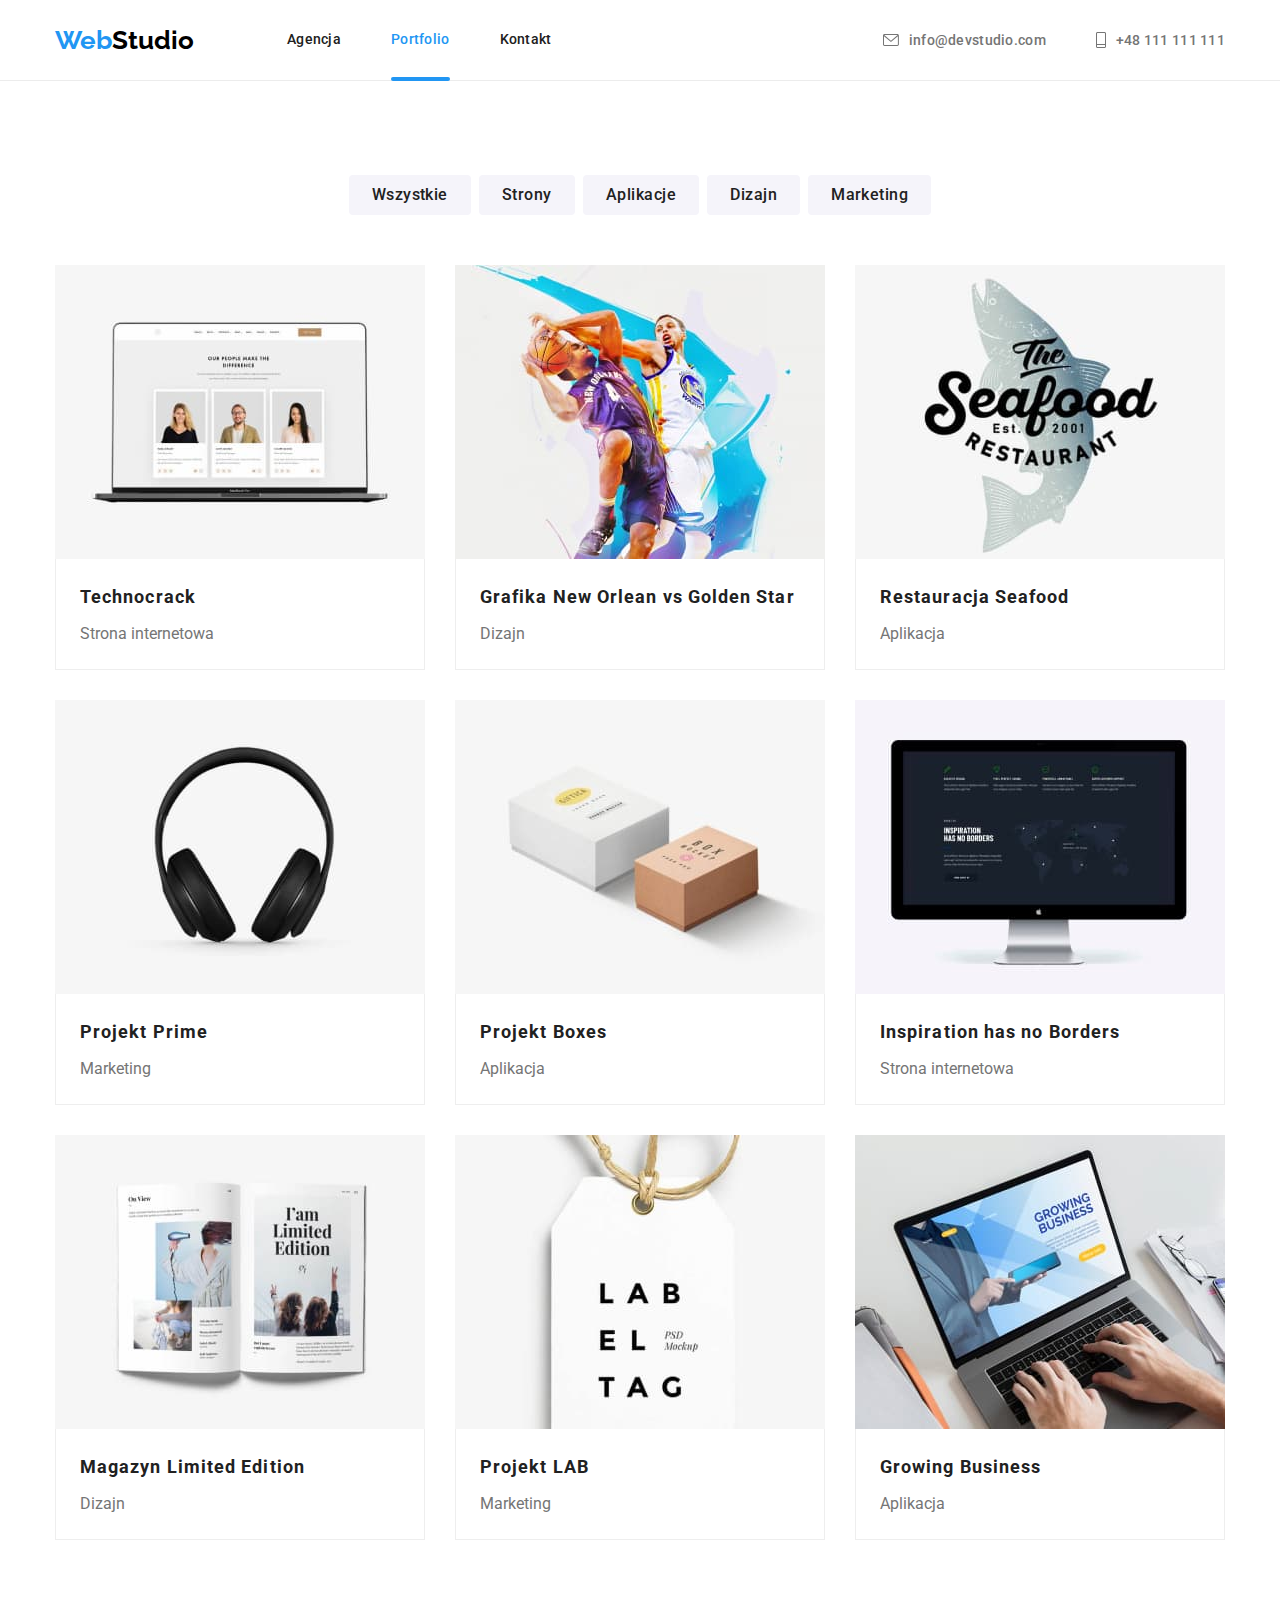
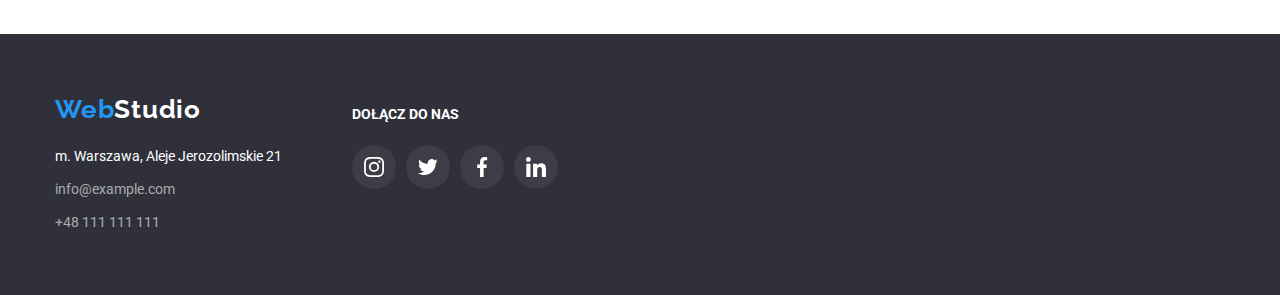
<file: portfolio.html>
<!DOCTYPE html>
<html lang="en">
<head>
    <meta charset="UTF-8">
    <meta http-equiv="X-UA-Compatible" content="IE=edge">
    <meta name="viewport" content="width=device-width, initial-scale=1.0">
    <title>Document</title>
    <link rel="stylesheet" href="https://cdnjs.cloudflare.com/ajax/libs/modern-normalize/1.1.0/modern-normalize.css"
      integrity="sha512-Y0MM+V6ymRKN2zStTqzQ227DWhhp4Mzdo6gnlRnuaNCbc+YN/ZH0sBCLTM4M0oSy9c9VKiCvd4Jk44aCLrNS5Q=="
      crossorigin="anonymous"
      referrerpolicy="no-referrer"/>
    <link rel="stylesheet" href="css/styles.css">
    <link rel="preconnect" href="https://fonts.googleapis.com">
    <link rel="preconnect" href="https://fonts.gstatic.com" crossorigin>
    <link
        href="https://fonts.googleapis.com/css2?family=Raleway:wght@700&family=Roboto+Mono:ital,wght@0,100;0,200;0,300;0,400;0,500;0,600;0,700;1,100;1,200;1,300;1,400;1,500;1,600;1,700&family=Roboto:wght@400;500;700;900&display=swap"
        rel="stylesheet">
</head>
<body>
    <header class="header">
        <div class="container nav-flex">
          <nav class="navigation">
            <a class="logo-container link" href="index.html"><span class="logo-part-blue">Web</span><span class="logo-part-black">Studio</span></a>
            
                <ul class="navigation-list list">
                    <li class="navigation-list-item">
                        <a class="navigation-list-link link" href="index.html">Agencja</a>
                    </li>
                    <li class="navigation-list-item">
                        <a class="navigation-list-link link current" href="portfolio.html">Portfolio</a>
                    </li>
                    <li class="navigation-list-item">
                        <a class="navigation-list-link link" href="#">Kontakt</a>
                    </li>
                </ul>
              </nav>
            <ul class="contact-list list">
              <li class="header-contact-item"> <a class="contact-item link" href="mailto:info@devstudio.com">
                <svg class="contact-icon" width="16" height="12">
                <use href="./images/icons.svg#icon-envelope"></use>
              </svg>info@devstudio.com</a>
            </li> 
              
              <li class="header-contact-item"> <a class="contact-item link" href="tel:48111111111">
            <svg class="contact-icon" width="10" height="16">
              <use href="./images/icons.svg#icon-mobile"></use>
            </svg>
            +48 111 111 111
          </a>
        </li>
          
          </ul>  
        </div>
    </header>
   
    <main class="main">
       
     <section class="section">
        <div class=container>
         <ul class="filter-list list">
             <li class="filter-item"><button class="filter-button" type="button">Wszystkie</button></li>
             <li class="filter-item"><button class="filter-button" type="button">Strony</button></li>
             <li class="filter-item"><button class="filter-button" type="button">Aplikacje</button></li>
             <li class="filter-item"><button class="filter-button" type="button">Dizajn</button></li>
             <li class="filter-item"><button class="filter-button" type="button">Marketing</button></li>
         </ul>
    </div>
<div class="container">
         <ul class="projects-list list">
             <li class="projects-list-project">
                <div class="portfolio-description">
                <img
                src="images/portfolio/main/list1/computer.jpg" 
                alt="computer"
                  width="370"
                  height="294"
                />
                <div class="portfolio-overlay">
                    <p class="portfolio-description-text">Technocrack jest popularną platformą wykorzystywaną do rozpowszechniania koronawirusa. Firmy wykorzystują tę platformę do celów szpiegowskich i ataków na niezabezpieczone serwery konkurencji</p>
                  </div>
                </div>
                <div class="portfolio-border">
                  <h3 class="portfolio-list-title">Technocrack</h3>
                  <p class="portfolio-list-text">Strona internetowa</p>
                </div>
              </li>
              <li class="projects-list-project">
                <div class="portfolio-description">
                <img
                src="images/portfolio/main/list1/bascetball.jpg" 
                alt="playing_basketball"
                  width="370"
                  height="294"
                />
                <div class="portfolio-overlay">
                    <p class="portfolio-description-text">Technocrack jest popularną platformą wykorzystywaną do rozpowszechniania koronawirusa. Firmy wykorzystują tę platformę do celów szpiegowskich i ataków na niezabezpieczone serwery konkurencji</p>
                  </div>
                </div>
                <div class="portfolio-border">
                  <h3 class="portfolio-list-title">
                   Grafika New Orlean vs Golden Star
                  </h3>
                  <p class="portfolio-list-text">Dizajn</p>
                </div>
              </li>
              <li class="projects-list-project">
                <div class="portfolio-description">
                <img
                src="images/portfolio/main/list1/restaurant_logo.jpg" 
                lt="seafood_restaurant"
                  width="370"
                  height="294"
                />
                <div class="portfolio-overlay">
                    <p class="portfolio-description-text">Technocrack jest popularną platformą wykorzystywaną do rozpowszechniania koronawirusa. Firmy wykorzystują tę platformę do celów szpiegowskich i ataków na niezabezpieczone serwery konkurencji</p>
                  </div>
                </div>
                <div class="portfolio-border">
                  <h3 class="portfolio-list-title">Restauracja Seafood</h3>
                  <p class="portfolio-list-text">Aplikacja</p>
                </div>
              </li>
              <li class="projects-list-project">
                <div class="portfolio-description">
                <img
                src="images/portfolio/main/list2/headphones.jpg" 
                alt="headphones"
                  width="370"
                  height="294"
                />
                <div class="portfolio-overlay">
                    <p class="portfolio-description-text">Technocrack jest popularną platformą wykorzystywaną do rozpowszechniania koronawirusa. Firmy wykorzystują tę platformę do celów szpiegowskich i ataków na niezabezpieczone serwery konkurencji</p>
                  </div>
                </div>
                <div class="portfolio-border">
                  <h3 class="portfolio-list-title">Projekt Prime</h3>
                  <p class="portfolio-list-text">Marketing</p>
                </div>
              </li>
              <li class="projects-list-project">
                <div class="portfolio-description">
                <img
                src="images/portfolio/main/list2/boxes.jpg" 
                alt="boxes"
                  width="370"
                  height="294"
                />
                <div class="portfolio-overlay">
                    <p class="portfolio-description-text">Technocrack jest popularną platformą wykorzystywaną do rozpowszechniania koronawirusa. Firmy wykorzystują tę platformę do celów szpiegowskich i ataków na niezabezpieczone serwery konkurencji</p>
                  </div>
                </div>
                <div class="portfolio-border">
                  <h3 class="portfolio-list-title">Projekt Boxes</h3>
                  <p class="portfolio-list-text">Aplikacja</p>
                </div>
              </li>
              <li class="projects-list-project">
                <div class="portfolio-description">
                <img
                src="images/portfolio/main/list2/monitor.jpg" 
                alt="monitor"
                  width="370"
                  height="294"
                />
                <div class="portfolio-overlay">
                    <p class="portfolio-description-text">Technocrack jest popularną platformą wykorzystywaną do rozpowszechniania koronawirusa. Firmy wykorzystują tę platformę do celów szpiegowskich i ataków na niezabezpieczone serwery konkurencji</p>
                  </div>
                </div>
                <div class="portfolio-border">
                  <h3 class="portfolio-list-title">Inspiration has no Borders</h3>
                  <p class="portfolio-list-text">Strona internetowa</p>
                </div>
              </li>
              <li class="projects-list-project">
                <div class="portfolio-description">
                <img
                src="images/portfolio/main/list3/magazine.jpg" 
                alt="magazine"
                  width="370"
                  height="294"
                />
                <div class="portfolio-overlay">
                    <p class="portfolio-description-text">Technocrack jest popularną platformą wykorzystywaną do rozpowszechniania koronawirusa. Firmy wykorzystują tę platformę do celów szpiegowskich i ataków na niezabezpieczone serwery konkurencji</p>
                  </div>
                </div>
                <div class="portfolio-border">
                  <h3 class="portfolio-list-title">Magazyn Limited Edition</h3>
                  <p class="portfolio-list-text">Dizajn</p>
                </div>
              </li>
              <li class="projects-list-project">
                <div class="portfolio-description">
                <img
                src="images/portfolio/main/list3/pendant.jpg" 
                alt="pendant"
                  width="370"
                  height="294"
                />
                <div class="portfolio-overlay">
                    <p class="portfolio-description-text">Technocrack jest popularną platformą wykorzystywaną do rozpowszechniania koronawirusa. Firmy wykorzystują tę platformę do celów szpiegowskich i ataków na niezabezpieczone serwery konkurencji</p>
                  </div>
                </div>
                <div class="portfolio-border">
                  <h3 class="portfolio-list-title">Projekt LAB</h3>
                  <p class="portfolio-list-text">Marketing</p>
                </div>
              </li>
              <li class="projects-list-project">
                <div class="portfolio-description">
                <img
                src="images/portfolio/main/list3/work.jpg" 
                alt="work"
                  width="370"
                  height="294"
                />
                <div class="portfolio-overlay">
                    <p class="portfolio-description-text">Technocrack jest popularną platformą wykorzystywaną do rozpowszechniania koronawirusa. Firmy wykorzystują tę platformę do celów szpiegowskich i ataków na niezabezpieczone serwery konkurencji</p>
                  </div>
                </div>
                <div class="portfolio-border">
                  <h3 class="portfolio-list-title"><span lang="en">Growing Business</span></h3>
                  <p class="portfolio-list-text">Aplikacja</p>
                </div>
              </li>
         </ul>
</div>
     </section>
    </main>
 
    <footer class="footer">
        <div class="container">
          <div class="footer-flex">
            <div class="footer-contacts-flex">
        <a class="logo link" href="index.html"
          >Web</span
          ><span class="logo-part-white">Studio</span></a
        >
  
        <address class="address">
          <ul class="address-list list">
            <li class="address-item">
              <a
                class="address-link-lokalization link"
                href="https://goo.gl/maps/x3iuPh3qe1rizQfR7"
                target="_blank"
                >m. Warszawa, Aleje Jerozolimskie 21</a
              >
            </li>
            <li class="address-item">
              <a class="address-link link" href="mailto:info@example.com"
                >info@example.com</a
              >
            </li>
            <li class="address-item">
              <a class="address-link link" href="tel:48111111111"
                >+48 111 111 111</a
              >
              
            </li>
          </ul>
        </address>
      </div>
      <div class="footer-social-flex">
        <p class="footer-social-text">Dołącz do nas</p>
        <ul class="footer-social-list list">
          <li class="footer-social-item">
            <a class="footer-social-link" href="">
              <svg class="footer-social-icon" width="20" height="20">
                <use href="./images/icons.svg#icon-instagram"></use>
              </svg>
            </a>
          </li>
  
          <li class="footer-social-item">
            <a class="footer-social-link" href="">
              <svg class="footer-social-icon" width="20" height="20">
                <use href="./images/icons.svg#icon-twitter"></use>
              </svg>
            </a>
          </li>
  
          <li class="footer-social-item">
            <a class="footer-social-link" href="">
              <svg class="footer-social-icon" width="20" height="20">
                <use href="./images/icons.svg#icon-facebook"></use>
              </svg>
            </a>
          </li>
  
          <li class="footer-social-item">
            <a class="footer-social-link" href="">
              <svg class="footer-social-icon" width="20" height="20">
                <use href="./images/icons.svg#icon-linkedin"></use>
              </svg>
            </a>
          </li>
        </ul>
      </div>
    </div>
   </div>
      </footer>
 
     
 </body>
 </html>
</file>
<file: css/styles.css>
:root {
    --main-font: 'Roboto', sans-serif;
    --secondary-font: 'Raleway', sans-serif;
    --main-color: #2196F3;
}

body {
    font-family :var(--main-font);
    color: #212121
}

h1,h2,h3,h4,h5,h6,ul,p {
    margin: 0;
    padding: 0;
}

img {
    display: block;
}

.list {
    list-style: none;
  }
 
/* HEADER */
.portfolio-description {
    position: relative;
    overflow: hidden;
  }

  .portfolio-overlay {
    position: absolute;
  
    display: inline-block;
    content: '';
    width: 100%;
    height: 100%;
    top: 0;
    left: 0;
  
    background-color: rgba(33, 150, 243, 0.9);
  
    transform: translateY(100%);
    transition: transform 250ms cubic-bezier(0.4, 0, 0.2, 1);
  
  }
  .projects-list-project:hover .portfolio-overlay {
    transform: translateY(0);

  
  }
  .projects-list-project:hover{
    box-shadow: 0px 1px 3px rgba(0, 0, 0, 0.12), 0px 1px 1px rgba(0, 0, 0, 0.14),
    0px 2px 1px rgba(0, 0, 0, 0.2);
  }

  .portfolio-description-text {
    position: absolute;
    top: 0;
    left: 0;
  
    padding: 63px 24px;
  
    font-size: 18px;
    line-height: 1.56;
  
    color: #ffffff;
  }
.header{
    border-bottom: 1px solid #ececec;
}
.nav-flex{
    display: flex;
    align-items: center;
}
.link{
    text-decoration: none;
}
.container{
    width: 1200px;
    margin-left: auto;
    margin-right: auto;
    padding-left: 15px;
    padding-right: 15px;

}
.logo-container{
    font-family: "Raleway", sans-serif;
    font-weight: 700;
    font-size: 26px;
    line-height: 1.19;
    color: #2196f3;
    align-items: center;
    text-align: center;
}
.navigation{
display: flex;
align-items: center;
}
.navigation-list {
    display: flex;
  margin-left: 93px;
}
.navigation-list-item:not(:last-child) {
    margin-right: 50px;
  }

.contact-list{
    display: flex;
    margin-left: auto;
}
.logo {   
    font-family: "Raleway", sans-serif;
  font-weight: 700;
  font-size: 26px;
  line-height: 1.19;
  color: var(--main-color);
  align-items: center;
  text-align: center;
    letter-spacing: 0.03em;
    text-decoration: none
}
.logo-part-blue {
    color: var(--main-color);  
}
.logo-part-black {
    color: black;
}
.logo-part-white {
    color: white;
}
.logo-part-black,
.logo-part-blue{
height: 31px;
left: 215px;
top: 24px;
}


.navigation-list-link {
    display: block;
  padding-top: 32px;
  padding-bottom: 32px;

  font-weight: 500;
  font-size: 14px;
  line-height: 1.14;
  letter-spacing: 0.02em;
  color: #212121;
  position: relative;

  transition: color 250ms cubic-bezier(0.4, 0, 0.2, 1);
}


.navigation-list-link:hover,
.navigation-list-link:focus,
.contact-item:hover,
.contact-item:focus,
.address-link-mail:hover,
.address-link-mail:focus,
.address-link-phone:hover,
.address-link-phone:focus {
    color: var(--main-color);
}


.filter-item:not(:last-child) {
    margin-right: 8px;
color: #212121;
}
.filter-item:hover{
    box-shadow: 0px 3px 1px rgba(0, 0, 0, 0.1), 0px 1px 2px rgba(0, 0, 0, 0.08), 0px 2px 2px rgba(0, 0, 0, 0.12);
border-radius: 4px;
}

.header-contact-item {
    margin-left: 50px;
  }
.contact-item{
    display: inline-flex;
    padding: 32px 0px 32px;
    color: #757575;
    align-items: center;
  
    font-weight: 500;
    font-size: 14px;
    line-height: 16px;
    letter-spacing: 0.02em;

    transition: color 250ms cubic-bezier(0.4, 0, 0.2, 1);
  }

  .navigation-list-link.current {
    color: #2196f3;
  }
  
  .navigation-list-link.current::after { 
    position: absolute;
  
    display: block;
    content: '';
    width: 100%;
    height: 4px;
    border-radius: 2px;
    bottom: -1px;
  
    background-color: #2196f3;
  }
   
/* END HEADER */

/* MAIN */



.footer{
    padding-top: 60px;
    padding-bottom: 60px;
    background: #2F303A;
}
.hero {
    
        padding-top: 200px;
        padding-bottom: 200px;
      
        max-width: 1600px;
        min-height: 600px;
        margin-left: auto;
        margin-right: auto;
      
        background-image: linear-gradient(
            to right,
            rgba(47, 48, 58, 0.4),
            rgba(47, 48, 58, 0.4)
          ),
          url(../images/hero.jpg);
        background-color: #2f303a;
        background-repeat: no-repeat;
        background-position: center;
        background-size: cover;
      
        text-align: center;
      
}
.hero-header-title { 
 margin-bottom: 30px;
  margin-left: auto;
  margin-right: auto;
  max-width: 696px;

  font-weight: 900;
  font-size: 44px;
  line-height: 1.36;
  letter-spacing: 0.06em;
  text-transform: uppercase;
    
    color: #FFFFFF;
}

.contact-icon {
    margin-right: 10px;
    fill: currentColor;
  }

.hero-header-btn {
   
    display: inline-block;
    min-width: 200px;
    border-radius: 4px;
    border: 1px solid transparent;
    padding: 10px 32px;
  
    background-color: #2196f3;
    color: #ffffff;
  
    font-family: "Roboto", sans-serif;
    font-weight: 700;
    font-size: 16px;
    line-height: 1.88;
    align-items: center;
    text-align: center;
    letter-spacing: 0.06em;
    cursor: pointer;


    transition: background-color 250ms cubic-bezier(0.4, 0, 0.2, 1),
    color 250ms cubic-bezier(0.4, 0, 0.2, 1);
}


      /*DESCRIPTION*/

.section{
    padding-top: 94px;
    padding-bottom: 94px;
}
.main-description-list{
    display: flex;
}
.main-description-item:not(:last-child){
margin-right: 30px;
  max-width: 270px;
}
.features-icon{ 
align-items: center;
}
.features-icon-fon{
    display: flex;
    width: 270px;
    height: 120px;
    align-items: center;
    justify-content: center;
    flex-direction: column;
    margin-bottom: 30px;
  
    background-color: #f5f4fa;
    
}
.main-description-title1,
.main-description-title2,
.main-description-title3,
.main-description-title4
{
    margin-bottom: 10px;

    font-weight: 700;
    font-size: 14px;
    line-height: 1.14;
    text-transform: uppercase;

color: #212121;}

.main-description-content1,
.main-description-content2,
.main-description-content3,
.main-description-content4 {
    font-size: 14px;
    line-height: 1.71; 
color: #757575;
}
/*--Czym się zajmujemy-->*/

.main-what-we-do{
    padding-bottom: 94px;
}
.main-what-we-do-list{
    display: flex;
}
.main-what-we-do-list-item {
    position: relative;
  }
.main-what-we-do-list-item:not(:last-child) {
    margin-right: 30px; 
}


.what-we-do-text{
    width: 100%;
  position: absolute;
  bottom: 0;
  left: 0;


  padding: 27px 0px;

  font-weight: bold;
  font-size: 14px;
  line-height: 1.14;
  text-align: center;
  text-transform: uppercase;

  color: #FFFFFF;
  background-color: rgba(47, 48, 58, 0.8);
}
.main-what-we-do-header{
font-weight: 700;
  font-size: 36px;
  line-height: 1.17;
  text-align: center;
color: #212121;
margin-bottom: 50px;
}

    /*Nasz zespół*/

.team{
background: #F5F4FA; 
     }
    .team-list{
        display: flex;
    }
     .team-header{
        font-weight: 700;
        font-size: 36px;
        line-height: 1.17;
        text-align: center;
    color: #212121;
    margin-bottom: 50px;
     }
     .team-item {
        box-shadow: 0px 1px 3px rgba(0, 0, 0, 0.12), 0px 1px 1px rgba(0, 0, 0, 0.14),
          0px 2px 1px rgba(0, 0, 0, 0.2);
      
        background-color: var(--white-background-color);
      }

     .team-item:not(:last-child) {
        margin-right: 30px;
     }
    
     .team-image{
    background: url(4853.jpg);
    border-radius: 0px;
     }
    
    .team-workers{
        padding: 30px 0px;
        background-color: #FFFFFF;
    }
    .team-social-item {
        width: 44px;
        height: 44px;
      }
      .team-social-list {
        display: flex;
        padding: 0px 32px;
        margin-top: 16px;
        list-style: none;
        justify-content: space-between;
        align-items: center;
      }
      
      .team-social-link {
        width: 44px;
        height: 44px;
        display: block;
        border-radius: 50%;
        color: #afb1b8;
        background-color: #FFFFFF;

        transition: background-color 250ms cubic-bezier(0.4, 0, 0.2, 1),
    color 250ms cubic-bezier(0.4, 0, 0.2, 1)
      }
      
      .team-social-link:hover,
      .team-social-link:focus {
        color: #ffffff;
        background-color: #2196f3;
      }

      .team-social-icon {
        margin: 12px 0px 0px 12px;
        fill: currentColor;

      }
.team-personal {
    font-weight: 500;
    font-size: 16px;
    line-height: 1.19;
    text-align: center;
    
    color: #212121;
}

.team-personal-position{
    margin-top: 10px;
    font-size: 16px;
    line-height: 1.19;
    text-align: center;
    
    color: #757575;  
}

/*---CLIENT---*/

.client-title {
    margin-bottom: 50px;
  
    font-weight: 700;
    font-size: 36px;
    line-height: 1.17;
    text-align: center;
  }

  .client-title {
    margin-bottom: 50px;
  
    font-weight: 700;
    font-size: 36px;
    line-height: 1.17;
    text-align: center;
  }
  
  .client-list {
    display: flex;
    padding: 0;
    margin: 0;
    list-style: none;
    justify-content: space-between;
    align-items: center;
  }
  
  .client-item {
    width: 170px;
    height: 90px;

    
  }
  
  .client-item:not(:last-child) {
    margin-right: 30px;
  }
  
  .client-link {
    width: 170px;
    height: 90px;
    display: block;
    border: 1px solid #afb1b8;
    color: #afb1b8;
    background-color: #fff;
    padding: 16px 32px;
    
    transition: border-color 250ms cubic-bezier(0.4, 0, 0.2, 1),
    color 250ms cubic-bezier(0.4, 0, 0.2, 1);
  }
  
  .client-link:hover,
  .client-link:focus {
    color: #2196f3;
    border-color: #2196f3;
  }
  
  .client-icon {
    fill: currentColor;


    transition: transform 250ms cubic-bezier(0.4, 0, 0.2, 1);
  }
  
  .client-item:hover,
  .client-item:focus {
    color: #2196f3;
    border-color: #2196f3;
  }
/* END MAIN */

/* FOOTER */

.address {
    font-style: normal;
    font-size: 14px;
    line-height: 1.71;
    color: rgba(255, 255, 255, 0.6);
    margin-top: 20px;
  }
  
  .address:hover,
  .address:focus {
    color: #2196f3;
  }
  .address-item{
 margin-top: 9px; 
  }

 .address-link-lokalization{
    font-style: normal;
    font-size: 14px;
    line-height: 1.71;
    color: #FFFFFF;
 }
  .address-link {
    font-style: normal;
    font-size: 14px;
    line-height: 1.71;
    color: rgba(255, 255, 255, 0.6);


    transition: color 250ms cubic-bezier(0.4, 0, 0.2, 1);
  }
  
  .address-link:hover,
  .address-link:focus {
    color: #2196f3;
  }

/* END FOOTER */

/* ======================PORTFOLIO PAGE======================= */
/* MAIN */
/* SECTION FILTER */
/* THE TEXT CONTENT OF THE BUTTONS */


.filter-list{
    display: flex;
  justify-content: center;
  margin-bottom: 50px;
}
.filter-button {
    display: inline-block;
    min-width: 73px;
    border-radius: 4px;
    border: 1px solid transparent;
    padding: 6px 22px;
  
    font-family: "Roboto", sans-serif;
    font-weight: 500;
    font-size: 16px;
    line-height: 1.63;
    letter-spacing: 0.03em;
    text-align: center;
    background-color: #f5f4fa;
    color: #212121;
    cursor: pointer;
  }
  
  .filter-button:hover,
  .filter-button:focus {
    background-color: #2196f3;
    color: #ffffff;
  }

  .portfolio-list-text{
    margin-top: 4px;
    font-size: 16px;
    line-height: 1.87;
    color: #757575;
  }
/* END SECTION FILTER */
/* SECTION PROJECTS */
.line{
    border: 1px solid #ECECEC;
}
.projects-list{
    display: flex;
    flex-wrap: wrap;
    margin: -15px;
}
.portfolio-border{
    border: 1px solid #eeeeee;
  border-top: transparent;
  padding: 20px 24px;
}

.portfolio-list-title{
    font-weight: 700;
    font-size: 18px;
    line-height: 2;
    letter-spacing: 0.06em;
}
.projects-list-project{
    margin: 15px;
}

.footer-flex {
    display: flex;
    margin: 0;
    padding: 0;
    list-style: none;
  }
.footer-social-text {
    padding: 20px 0px 10px 0px;
    margin-bottom: 20px;
    font-weight: 700;
    font-size: 14px;
    line-height: 1.14px;
    text-transform: uppercase;
    color: #FFFFFF;
  }

.footer-social-flex {
    margin-left: 70px;
    width: 206px;
  }
  
  .footer-social-list {
    display: flex;
    padding: 0;
    margin-top: 0;
    list-style: none;
    justify-content: space-between;
    align-items: center;
  }
  
  .footer-social-item {
    width: 44px;
    height: 44px;
  }
  
  .footer-social-link {
    width: 44px;
    height: 44px;
    display: block;
    border-radius: 50%;
    color: #ffffff;
    background-color: #ffffff10;

    transition: background-color 250ms cubic-bezier(0.4, 0, 0.2, 1),
    color 250ms cubic-bezier(0.4, 0, 0.2, 1);
  }
  
  .footer-social-link:hover,
  .footer-social-link:focus {
    color: #ffffff;
    background-color:#2196f3;
  }
  
  .footer-social-icon {
    margin: 12px 0px 0px 12px;
    fill: currentColor;
  }
  
  .logo-white {
    color: #FFFFFF;
  }
  
  .footer-contact {
    margin-top: 20px;
  }
  .footer-contact-link.address {
    color: #FFFFFF;
  }
  
  .footer-contact-item,
  .footer-contact-item {
    margin-top: 9px;
  }



  /*---MODAL---*/

  .backdrop {
    position: fixed;
  
    display: flex;
    align-items: center;
    justify-content: center;
  
    width: 100vw;
    height: 100vh;
  
    background-color: rgba(0, 0, 0, 0.2);;
    
    top: 0;
    transition: opacity 250ms cubic-bezier(0.4, 0, 0.2, 1), visibility 250ms cubic-bezier(0.4, 0, 0.2, 1);
  }
  
  .backdrop.is-hidden {
    opacity: 0;
    visibility: hidden;
    pointer-events: none;
  }
  
  .backdrop.is-hidden .modal {
    transform: scale(2);
  }
  
  .modal {
    width: 528px;
    min-height: 581px;
    background-color: #ffffff;
    
    position: relative;
    transform: scale(1);
    transition: transform 250ms cubic-bezier(0.4, 0, 0.2, 1);
  }
  
  .close-btn {
    position: absolute;
  
    display: flex;
    align-items: center;
    justify-content: center;
  
    right: 8px;
    top: 8px;
    background-color: transparent;
    border-radius: 50%;
    width: 30px;
    height: 30px;
    border: none;
    cursor: pointer;
}

.close-btn:hover  {
  fill: #2196f3
}
  .form {
    width: 528px;
    margin-left: auto;
    margin-right: auto;
    padding: 40px;
  }

  .form-title {
  font-weight: 700;
  font-size: 20px;
  line-height: 1.15;
  text-align: center;
  margin-left: 40px;
}

.form-field{ 
    position: relative;
    display: flex;
    flex-direction: column;
    margin-bottom: 10px;
  }

  .top-title {
    margin-top: 12px;
  }

  .form-label,
.comment-label {
  font-size: 12px;
  line-height: 1.17;
  letter-spacing: 0.01em;
  color: #757575;
  margin-bottom: 4px;
}

.form-input {
    width: 100%;
    margin: 0;
    padding: 11px 42px;
    border: 1px solid rgba(33, 33, 33, 0.2);
    border-radius: 4px;
  
    transition: border-color 250ms cubic-bezier(0.4, 0, 0.2, 1);
  }
  
  .form-input:hover,
  .form-input:focus {
    outline: none;
    border-color: #2196f3;
  }


  .input-icon {
    position: absolute;
    top: 50%;
    left: 15px;
    transform: translateY(25%);
  
    display: inline-block;
    width: 12px;
    height: 12px;
  
    transition: fill 250ms cubic-bezier(0.4, 0, 0.2, 1);
  }
  
  .form-input:hover ~ .input-icon,
  .form-input:focus ~ .input-icon {
    fill:#2196f3
  }

  .comment::placeholder {
    font-size: 12px;
    line-height: 1.17;
    letter-spacing: 0.01em;
    color: rgba(117, 117, 117, 0,5);
  }

  .form-field-chek {
    padding-left: 14px;
    margin-top: 25px;
    margin-bottom: 30px;
  }
  .policy-label {
    display: flex;
    align-items: center;
    font-size: 14px;
    line-height: 1.71;
    color: #757575;
  }

  
.form-checkbox {
    position: absolute;
  
    width: 1px;
    height: 1px;
    margin: -1px;
    padding: 0;
  
    overflow: hidden;
    border: 0;
    clip: rect(0 0 0 0);
  }
  
  .form-checkbox:checked + .icon-chek {
    background-image: url(../images/icon-check.svg);
    background-position: center;
    background-repeat: no-repeat;
    background-color: #2196f3;
    background-origin: border-box;
    border-color: #2196f3;
  }

  .icon-chek {
    display: inline-block;
    width: 16px;
    height: 15px;
    border: 2px solid #212121;
    border-radius: 2px;
    margin-right: 7px;
   }


   .policy-link {
    margin-left: 4px;
    color:   rgba(33, 150, 243, 1);
  }

  textarea {
    resize: none;
    border: 1px solid rgba(33, 33, 33, 0.2);
    border-radius: 4px;
    padding: 12px 16px;
    font-size: 12px;
    line-height: 1.17;
    letter-spacing: 0.01em;
    height: 120px;
    width: 448px;
    transition: border-color 250ms cubic-bezier(0.4, 0, 0.2, 1);
  }
  
  textarea:hover, 
  textarea:focus {
    outline: none;
    border-color:  #2196f3;
  }
  .form-btn {
    display: flex;
    align-items: center;
    justify-content: center;
   
    margin: 0 auto;
    padding: 10px 56px;
    
    border: none;
    border-radius: 4px;
    text-align: center;
    text-decoration: none;
    font-family: 'Roboto';
    font-style: normal;
    font-weight: 700;
    font-size: 16px;
    line-height: 1.87;
    letter-spacing: 0.06em;
    cursor: pointer;
  
    background-color: #2196f3;
    box-shadow: 0px 4px 4px rgba(0, 0, 0, 0.15);
    color: #FFFFFF;
    
    transition: background-color 250ms cubic-bezier(0.4, 0, 0.2, 1);
  }
  
  .form-btn:hover,
  .form-btn:focus {
    background-color: #188CE8;
  }
</file>
